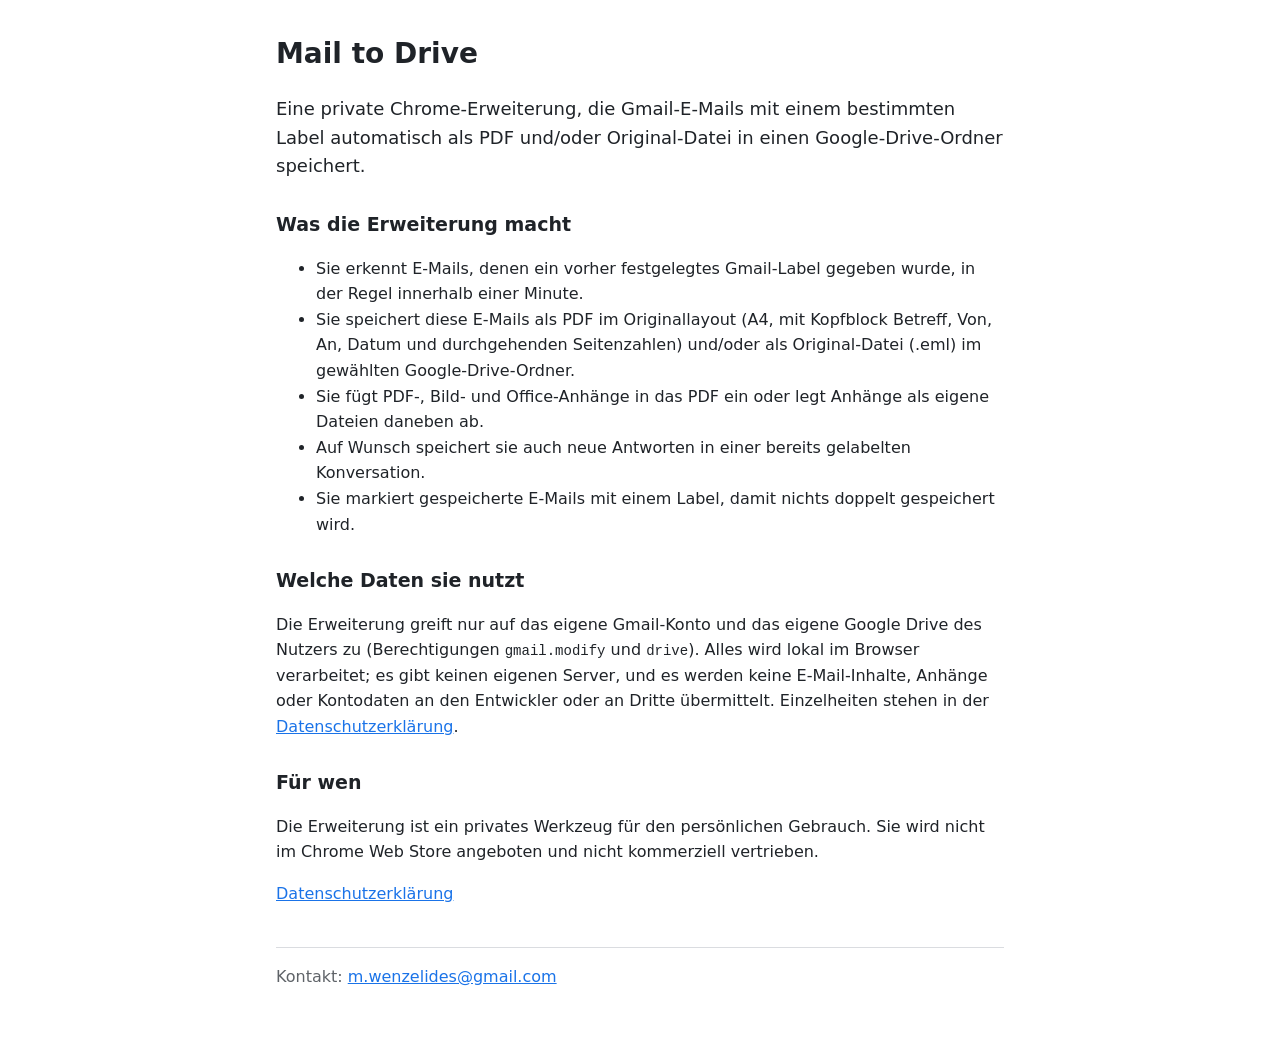
<file: index.html>
<!DOCTYPE html>
<html lang="de">
<head>
  <meta charset="utf-8">
  <meta name="viewport" content="width=device-width, initial-scale=1">
  <title>Mail to Drive</title>
  <link rel="stylesheet" href="style.css">
</head>
<body>
<main>
  <h1>Mail to Drive</h1>
  <p class="lead">Eine private Chrome-Erweiterung, die Gmail-E-Mails mit einem bestimmten Label automatisch als PDF und/oder Original-Datei in einen Google-Drive-Ordner speichert.</p>

  <h2>Was die Erweiterung macht</h2>
  <ul>
    <li>Sie erkennt E-Mails, denen ein vorher festgelegtes Gmail-Label gegeben wurde, in der Regel innerhalb einer Minute.</li>
    <li>Sie speichert diese E-Mails als PDF im Originallayout (A4, mit Kopfblock Betreff, Von, An, Datum und durchgehenden Seitenzahlen) und/oder als Original-Datei (.eml) im gewählten Google-Drive-Ordner.</li>
    <li>Sie fügt PDF-, Bild- und Office-Anhänge in das PDF ein oder legt Anhänge als eigene Dateien daneben ab.</li>
    <li>Auf Wunsch speichert sie auch neue Antworten in einer bereits gelabelten Konversation.</li>
    <li>Sie markiert gespeicherte E-Mails mit einem Label, damit nichts doppelt gespeichert wird.</li>
  </ul>

  <h2>Welche Daten sie nutzt</h2>
  <p>Die Erweiterung greift nur auf das eigene Gmail-Konto und das eigene Google Drive des Nutzers zu (Berechtigungen <code>gmail.modify</code> und <code>drive</code>). Alles wird lokal im Browser verarbeitet; es gibt keinen eigenen Server, und es werden keine E-Mail-Inhalte, Anhänge oder Kontodaten an den Entwickler oder an Dritte übermittelt. Einzelheiten stehen in der <a href="privacy.html">Datenschutzerklärung</a>.</p>

  <h2>Für wen</h2>
  <p>Die Erweiterung ist ein privates Werkzeug für den persönlichen Gebrauch. Sie wird nicht im Chrome Web Store angeboten und nicht kommerziell vertrieben.</p>

  <p><a href="privacy.html">Datenschutzerklärung</a></p>

  <footer>Kontakt: <a href="mailto:m.wenzelides@gmail.com">m.wenzelides@gmail.com</a></footer>
</main>
</body>
</html>
</file>
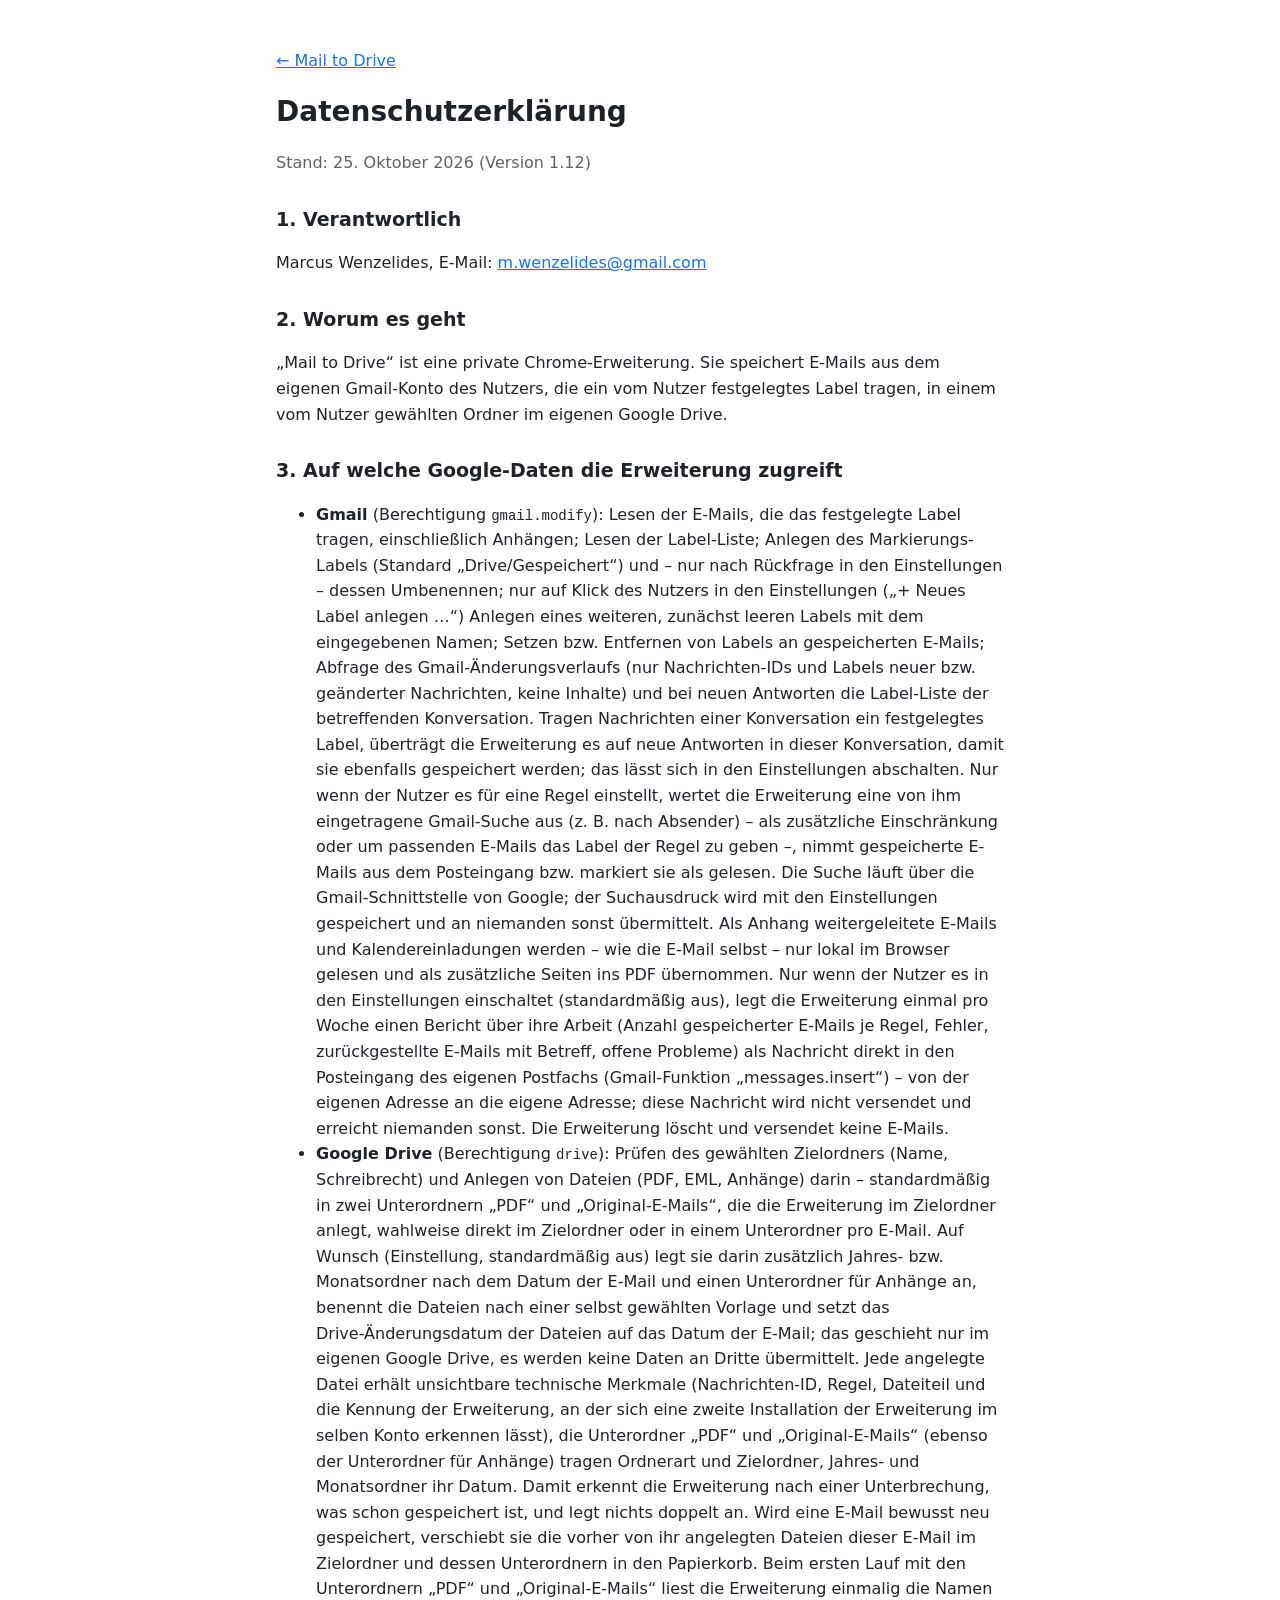
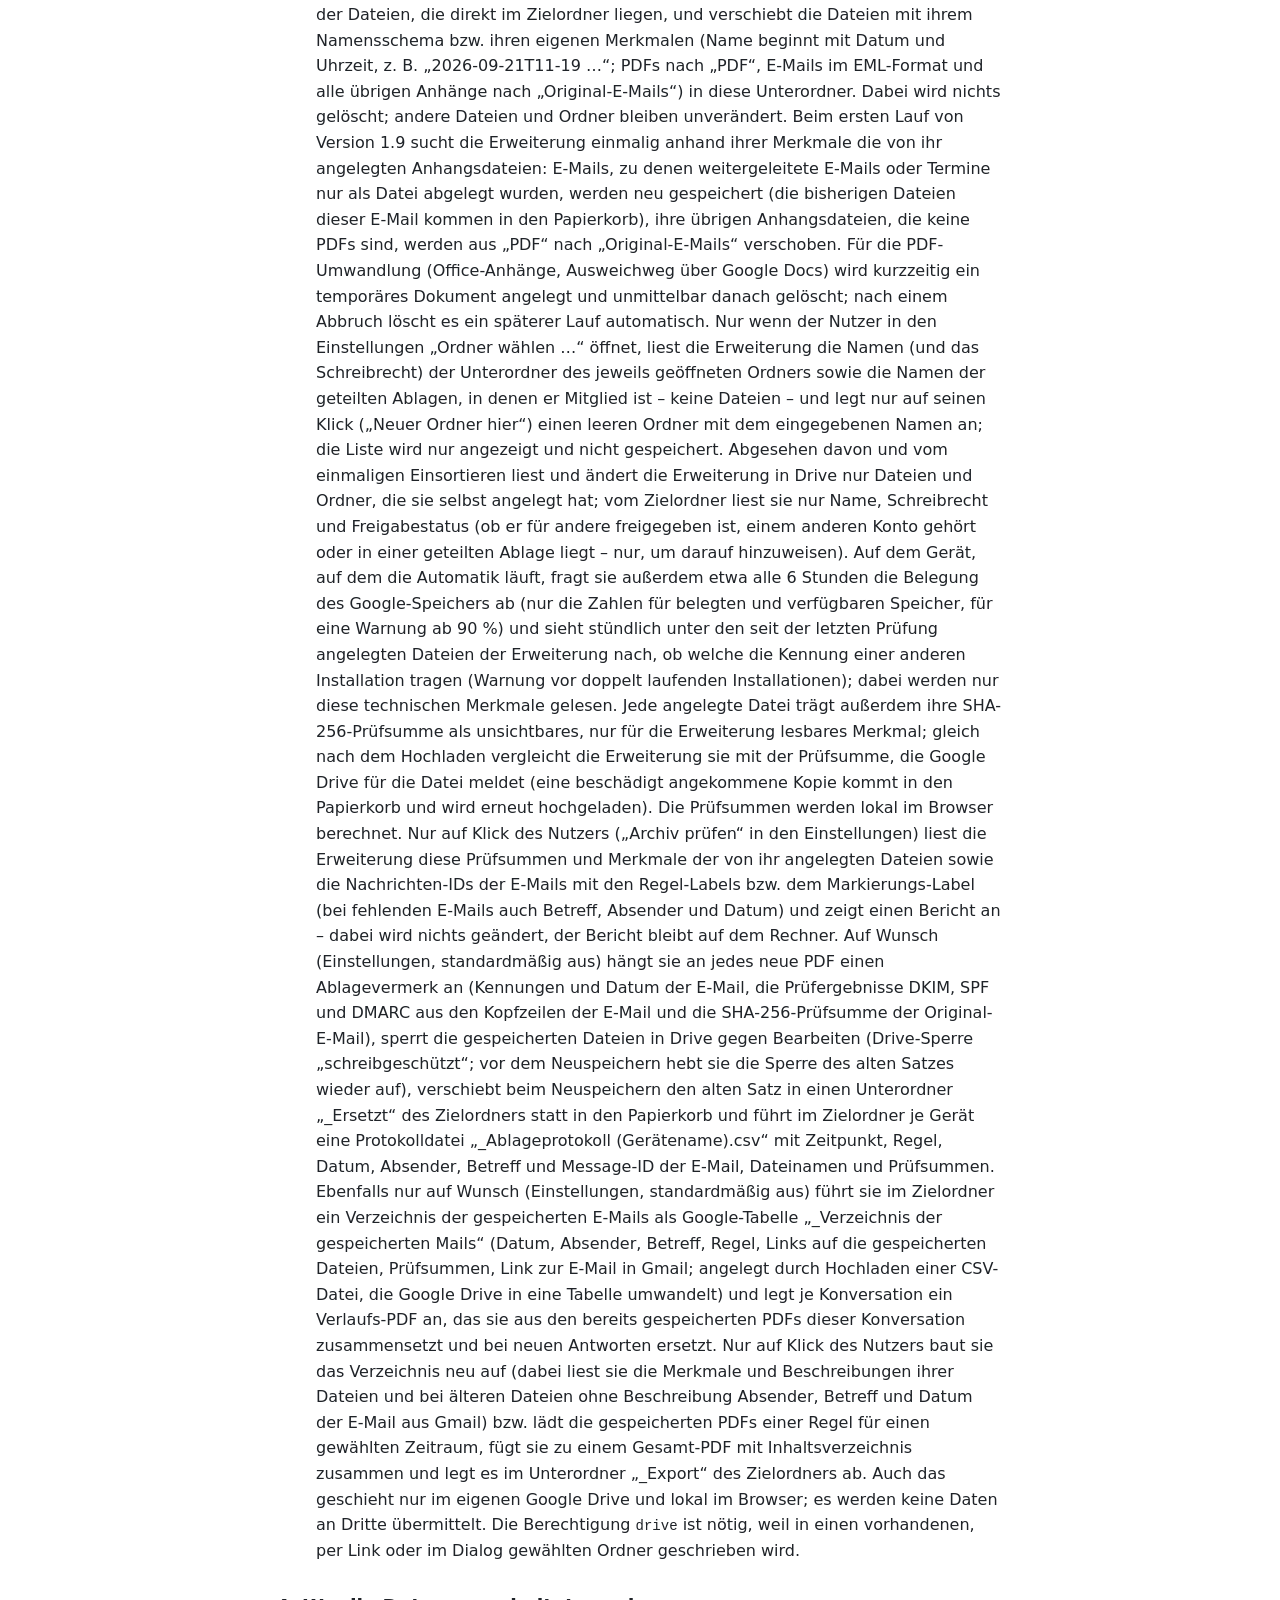
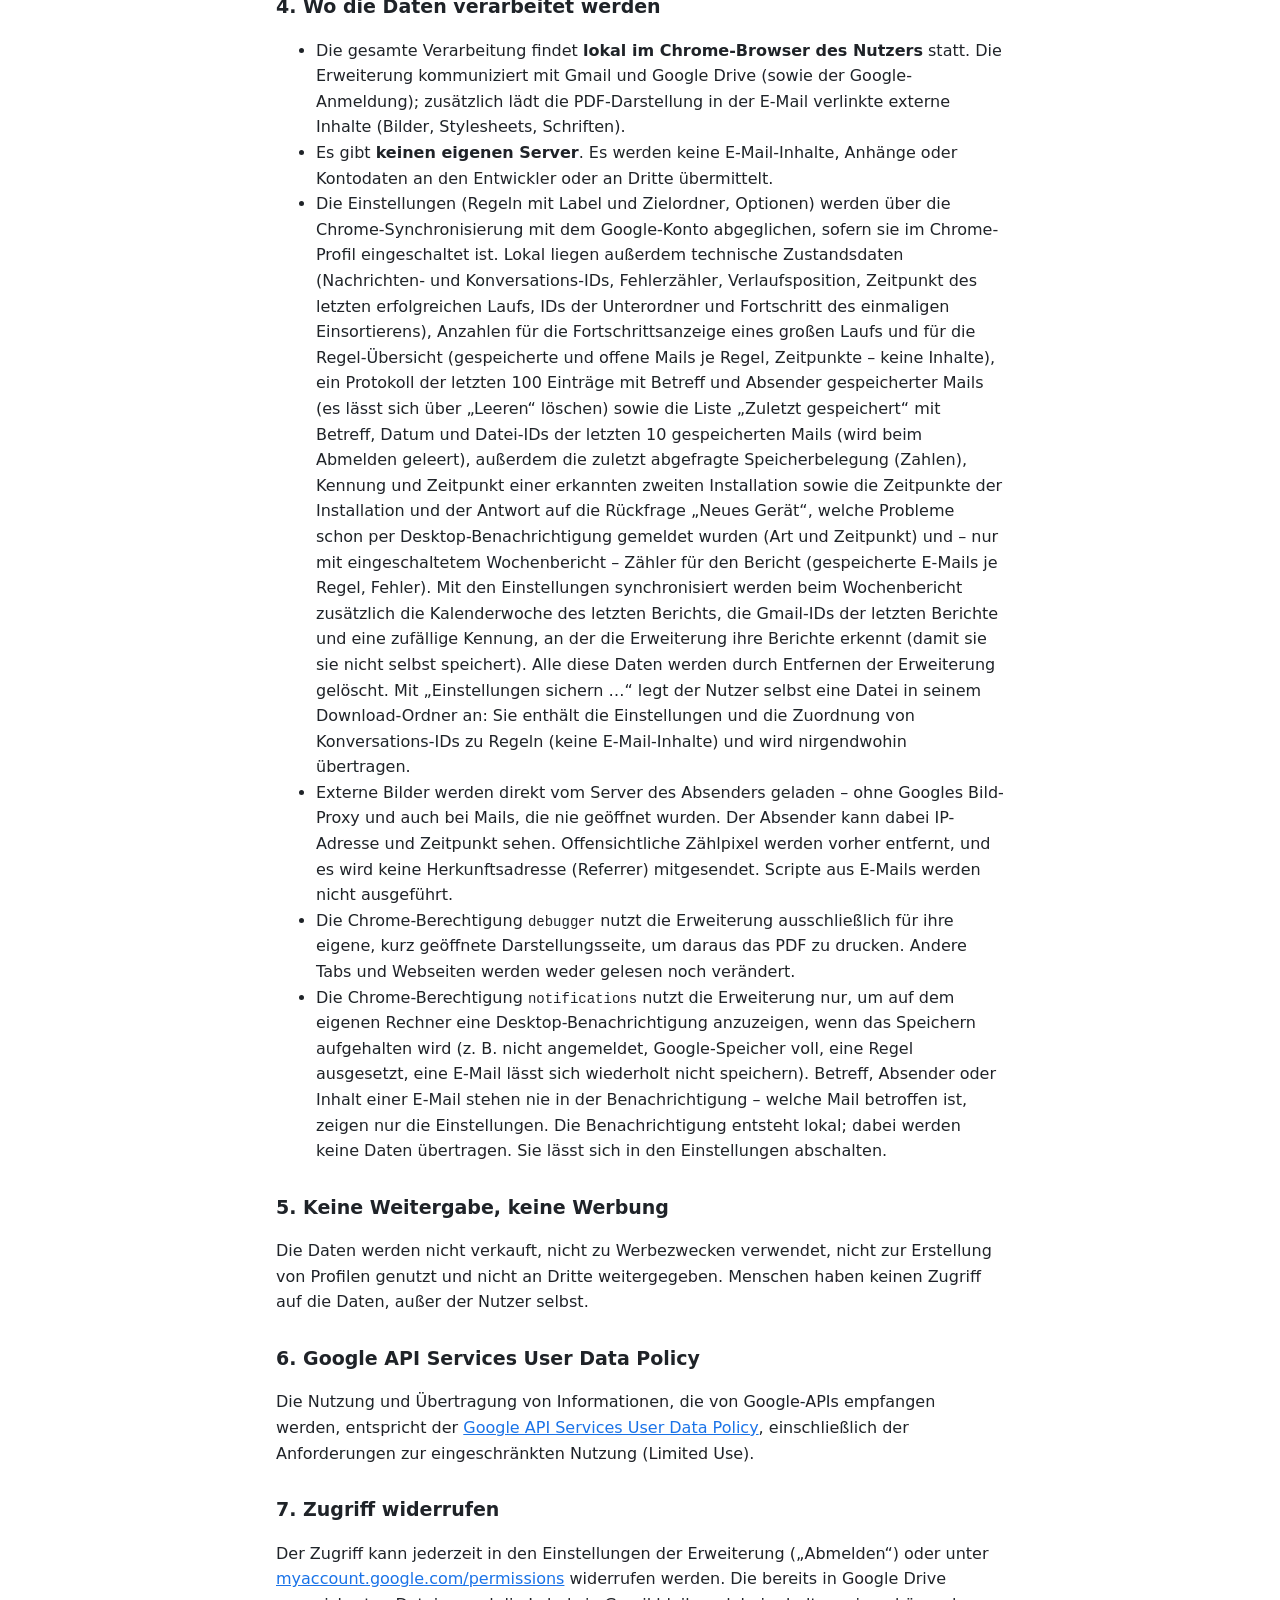
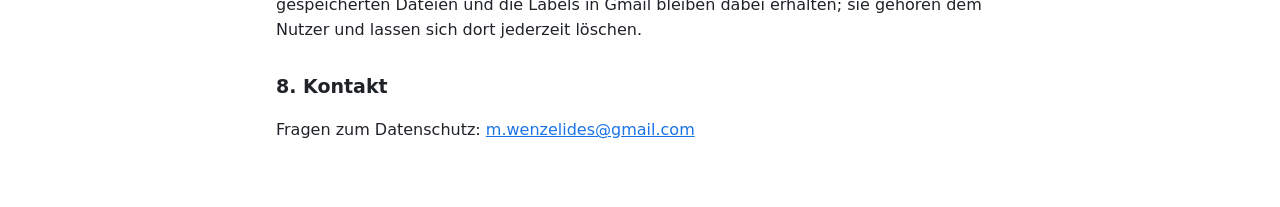
<file: privacy.html>
<!DOCTYPE html>
<html lang="de">
<head>
  <meta charset="utf-8">
  <meta name="viewport" content="width=device-width, initial-scale=1">
  <title>Datenschutzerklärung – Mail to Drive</title>
  <link rel="stylesheet" href="style.css">
</head>
<body>
<main>
  <p><a href="index.html">← Mail to Drive</a></p>
  <h1>Datenschutzerklärung</h1>
  <p class="muted">Stand: 25. Oktober 2026 (Version 1.12)</p>

  <h2>1. Verantwortlich</h2>
  <p>Marcus Wenzelides, E-Mail: <a href="mailto:m.wenzelides@gmail.com">m.wenzelides@gmail.com</a></p>

  <h2>2. Worum es geht</h2>
  <p>„Mail to Drive“ ist eine private Chrome-Erweiterung. Sie speichert E-Mails aus dem eigenen Gmail-Konto des Nutzers, die ein vom Nutzer festgelegtes Label tragen, in einem vom Nutzer gewählten Ordner im eigenen Google Drive.</p>

  <h2>3. Auf welche Google-Daten die Erweiterung zugreift</h2>
  <ul>
    <li><strong>Gmail</strong> (Berechtigung <code>gmail.modify</code>): Lesen der E-Mails, die das festgelegte Label tragen, einschließlich Anhängen; Lesen der Label-Liste; Anlegen des Markierungs-Labels (Standard „Drive/Gespeichert“) und – nur nach Rückfrage in den Einstellungen – dessen Umbenennen; nur auf Klick des Nutzers in den Einstellungen („+ Neues Label anlegen …“) Anlegen eines weiteren, zunächst leeren Labels mit dem eingegebenen Namen; Setzen bzw. Entfernen von Labels an gespeicherten E-Mails; Abfrage des Gmail-Änderungsverlaufs (nur Nachrichten-IDs und Labels neuer bzw. geänderter Nachrichten, keine Inhalte) und bei neuen Antworten die Label-Liste der betreffenden Konversation. Tragen Nachrichten einer Konversation ein festgelegtes Label, überträgt die Erweiterung es auf neue Antworten in dieser Konversation, damit sie ebenfalls gespeichert werden; das lässt sich in den Einstellungen abschalten. Nur wenn der Nutzer es für eine Regel einstellt, wertet die Erweiterung eine von ihm eingetragene Gmail-Suche aus (z. B. nach Absender) – als zusätzliche Einschränkung oder um passenden E-Mails das Label der Regel zu geben –, nimmt gespeicherte E-Mails aus dem Posteingang bzw. markiert sie als gelesen. Die Suche läuft über die Gmail-Schnittstelle von Google; der Suchausdruck wird mit den Einstellungen gespeichert und an niemanden sonst übermittelt. Als Anhang weitergeleitete E-Mails und Kalendereinladungen werden – wie die E-Mail selbst – nur lokal im Browser gelesen und als zusätzliche Seiten ins PDF übernommen. Nur wenn der Nutzer es in den Einstellungen einschaltet (standardmäßig aus), legt die Erweiterung einmal pro Woche einen Bericht über ihre Arbeit (Anzahl gespeicherter E-Mails je Regel, Fehler, zurückgestellte E-Mails mit Betreff, offene Probleme) als Nachricht direkt in den Posteingang des eigenen Postfachs (Gmail-Funktion „messages.insert“) – von der eigenen Adresse an die eigene Adresse; diese Nachricht wird nicht versendet und erreicht niemanden sonst. Die Erweiterung löscht und versendet keine E-Mails.</li>
    <li><strong>Google Drive</strong> (Berechtigung <code>drive</code>): Prüfen des gewählten Zielordners (Name, Schreibrecht) und Anlegen von Dateien (PDF, EML, Anhänge) darin – standardmäßig in zwei Unterordnern „PDF“ und „Original-E-Mails“, die die Erweiterung im Zielordner anlegt, wahlweise direkt im Zielordner oder in einem Unterordner pro E-Mail. Auf Wunsch (Einstellung, standardmäßig aus) legt sie darin zusätzlich Jahres- bzw. Monatsordner nach dem Datum der E-Mail und einen Unterordner für Anhänge an, benennt die Dateien nach einer selbst gewählten Vorlage und setzt das Drive-Änderungsdatum der Dateien auf das Datum der E-Mail; das geschieht nur im eigenen Google Drive, es werden keine Daten an Dritte übermittelt. Jede angelegte Datei erhält unsichtbare technische Merkmale (Nachrichten-ID, Regel, Dateiteil und die Kennung der Erweiterung, an der sich eine zweite Installation der Erweiterung im selben Konto erkennen lässt), die Unterordner „PDF“ und „Original-E-Mails“ (ebenso der Unterordner für Anhänge) tragen Ordnerart und Zielordner, Jahres- und Monatsordner ihr Datum. Damit erkennt die Erweiterung nach einer Unterbrechung, was schon gespeichert ist, und legt nichts doppelt an. Wird eine E-Mail bewusst neu gespeichert, verschiebt sie die vorher von ihr angelegten Dateien dieser E-Mail im Zielordner und dessen Unterordnern in den Papierkorb. Beim ersten Lauf mit den Unterordnern „PDF“ und „Original-E-Mails“ liest die Erweiterung einmalig die Namen der Dateien, die direkt im Zielordner liegen, und verschiebt die Dateien mit ihrem Namensschema bzw. ihren eigenen Merkmalen (Name beginnt mit Datum und Uhrzeit, z. B. „2026-09-21T11-19 …“; PDFs nach „PDF“, E-Mails im EML-Format und alle übrigen Anhänge nach „Original-E-Mails“) in diese Unterordner. Dabei wird nichts gelöscht; andere Dateien und Ordner bleiben unverändert. Beim ersten Lauf von Version 1.9 sucht die Erweiterung einmalig anhand ihrer Merkmale die von ihr angelegten Anhangsdateien: E-Mails, zu denen weitergeleitete E-Mails oder Termine nur als Datei abgelegt wurden, werden neu gespeichert (die bisherigen Dateien dieser E-Mail kommen in den Papierkorb), ihre übrigen Anhangsdateien, die keine PDFs sind, werden aus „PDF“ nach „Original-E-Mails“ verschoben. Für die PDF-Umwandlung (Office-Anhänge, Ausweichweg über Google Docs) wird kurzzeitig ein temporäres Dokument angelegt und unmittelbar danach gelöscht; nach einem Abbruch löscht es ein späterer Lauf automatisch. Nur wenn der Nutzer in den Einstellungen „Ordner wählen …“ öffnet, liest die Erweiterung die Namen (und das Schreibrecht) der Unterordner des jeweils geöffneten Ordners sowie die Namen der geteilten Ablagen, in denen er Mitglied ist – keine Dateien – und legt nur auf seinen Klick („Neuer Ordner hier“) einen leeren Ordner mit dem eingegebenen Namen an; die Liste wird nur angezeigt und nicht gespeichert. Abgesehen davon und vom einmaligen Einsortieren liest und ändert die Erweiterung in Drive nur Dateien und Ordner, die sie selbst angelegt hat; vom Zielordner liest sie nur Name, Schreibrecht und Freigabestatus (ob er für andere freigegeben ist, einem anderen Konto gehört oder in einer geteilten Ablage liegt – nur, um darauf hinzuweisen). Auf dem Gerät, auf dem die Automatik läuft, fragt sie außerdem etwa alle 6 Stunden die Belegung des Google-Speichers ab (nur die Zahlen für belegten und verfügbaren Speicher, für eine Warnung ab 90 %) und sieht stündlich unter den seit der letzten Prüfung angelegten Dateien der Erweiterung nach, ob welche die Kennung einer anderen Installation tragen (Warnung vor doppelt laufenden Installationen); dabei werden nur diese technischen Merkmale gelesen. Jede angelegte Datei trägt außerdem ihre SHA-256-Prüfsumme als unsichtbares, nur für die Erweiterung lesbares Merkmal; gleich nach dem Hochladen vergleicht die Erweiterung sie mit der Prüfsumme, die Google Drive für die Datei meldet (eine beschädigt angekommene Kopie kommt in den Papierkorb und wird erneut hochgeladen). Die Prüfsummen werden lokal im Browser berechnet. Nur auf Klick des Nutzers („Archiv prüfen“ in den Einstellungen) liest die Erweiterung diese Prüfsummen und Merkmale der von ihr angelegten Dateien sowie die Nachrichten-IDs der E-Mails mit den Regel-Labels bzw. dem Markierungs-Label (bei fehlenden E-Mails auch Betreff, Absender und Datum) und zeigt einen Bericht an – dabei wird nichts geändert, der Bericht bleibt auf dem Rechner. Auf Wunsch (Einstellungen, standardmäßig aus) hängt sie an jedes neue PDF einen Ablagevermerk an (Kennungen und Datum der E-Mail, die Prüfergebnisse DKIM, SPF und DMARC aus den Kopfzeilen der E-Mail und die SHA-256-Prüfsumme der Original-E-Mail), sperrt die gespeicherten Dateien in Drive gegen Bearbeiten (Drive-Sperre „schreibgeschützt“; vor dem Neuspeichern hebt sie die Sperre des alten Satzes wieder auf), verschiebt beim Neuspeichern den alten Satz in einen Unterordner „_Ersetzt“ des Zielordners statt in den Papierkorb und führt im Zielordner je Gerät eine Protokolldatei „_Ablageprotokoll (Gerätename).csv“ mit Zeitpunkt, Regel, Datum, Absender, Betreff und Message-ID der E-Mail, Dateinamen und Prüfsummen. Ebenfalls nur auf Wunsch (Einstellungen, standardmäßig aus) führt sie im Zielordner ein Verzeichnis der gespeicherten E-Mails als Google-Tabelle „_Verzeichnis der gespeicherten Mails“ (Datum, Absender, Betreff, Regel, Links auf die gespeicherten Dateien, Prüfsummen, Link zur E-Mail in Gmail; angelegt durch Hochladen einer CSV-Datei, die Google Drive in eine Tabelle umwandelt) und legt je Konversation ein Verlaufs-PDF an, das sie aus den bereits gespeicherten PDFs dieser Konversation zusammensetzt und bei neuen Antworten ersetzt. Nur auf Klick des Nutzers baut sie das Verzeichnis neu auf (dabei liest sie die Merkmale und Beschreibungen ihrer Dateien und bei älteren Dateien ohne Beschreibung Absender, Betreff und Datum der E-Mail aus Gmail) bzw. lädt die gespeicherten PDFs einer Regel für einen gewählten Zeitraum, fügt sie zu einem Gesamt-PDF mit Inhaltsverzeichnis zusammen und legt es im Unterordner „_Export“ des Zielordners ab. Auch das geschieht nur im eigenen Google Drive und lokal im Browser; es werden keine Daten an Dritte übermittelt. Die Berechtigung <code>drive</code> ist nötig, weil in einen vorhandenen, per Link oder im Dialog gewählten Ordner geschrieben wird.</li>
  </ul>

  <h2>4. Wo die Daten verarbeitet werden</h2>
  <ul>
    <li>Die gesamte Verarbeitung findet <strong>lokal im Chrome-Browser des Nutzers</strong> statt. Die Erweiterung kommuniziert mit Gmail und Google Drive (sowie der Google-Anmeldung); zusätzlich lädt die PDF-Darstellung in der E-Mail verlinkte externe Inhalte (Bilder, Stylesheets, Schriften).</li>
    <li>Es gibt <strong>keinen eigenen Server</strong>. Es werden keine E-Mail-Inhalte, Anhänge oder Kontodaten an den Entwickler oder an Dritte übermittelt.</li>
    <li>Die Einstellungen (Regeln mit Label und Zielordner, Optionen) werden über die Chrome-Synchronisierung mit dem Google-Konto abgeglichen, sofern sie im Chrome-Profil eingeschaltet ist. Lokal liegen außerdem technische Zustandsdaten (Nachrichten- und Konversations-IDs, Fehlerzähler, Verlaufsposition, Zeitpunkt des letzten erfolgreichen Laufs, IDs der Unterordner und Fortschritt des einmaligen Einsortierens), Anzahlen für die Fortschrittsanzeige eines großen Laufs und für die Regel-Übersicht (gespeicherte und offene Mails je Regel, Zeitpunkte – keine Inhalte), ein Protokoll der letzten 100 Einträge mit Betreff und Absender gespeicherter Mails (es lässt sich über „Leeren“ löschen) sowie die Liste „Zuletzt gespeichert“ mit Betreff, Datum und Datei-IDs der letzten 10 gespeicherten Mails (wird beim Abmelden geleert), außerdem die zuletzt abgefragte Speicherbelegung (Zahlen), Kennung und Zeitpunkt einer erkannten zweiten Installation sowie die Zeitpunkte der Installation und der Antwort auf die Rückfrage „Neues Gerät“, welche Probleme schon per Desktop-Benachrichtigung gemeldet wurden (Art und Zeitpunkt) und – nur mit eingeschaltetem Wochenbericht – Zähler für den Bericht (gespeicherte E-Mails je Regel, Fehler). Mit den Einstellungen synchronisiert werden beim Wochenbericht zusätzlich die Kalenderwoche des letzten Berichts, die Gmail-IDs der letzten Berichte und eine zufällige Kennung, an der die Erweiterung ihre Berichte erkennt (damit sie sie nicht selbst speichert). Alle diese Daten werden durch Entfernen der Erweiterung gelöscht. Mit „Einstellungen sichern …“ legt der Nutzer selbst eine Datei in seinem Download-Ordner an: Sie enthält die Einstellungen und die Zuordnung von Konversations-IDs zu Regeln (keine E-Mail-Inhalte) und wird nirgendwohin übertragen.</li>
    <li>Externe Bilder werden direkt vom Server des Absenders geladen – ohne Googles Bild-Proxy und auch bei Mails, die nie geöffnet wurden. Der Absender kann dabei IP-Adresse und Zeitpunkt sehen. Offensichtliche Zählpixel werden vorher entfernt, und es wird keine Herkunftsadresse (Referrer) mitgesendet. Scripte aus E-Mails werden nicht ausgeführt.</li>
    <li>Die Chrome-Berechtigung <code>debugger</code> nutzt die Erweiterung ausschließlich für ihre eigene, kurz geöffnete Darstellungsseite, um daraus das PDF zu drucken. Andere Tabs und Webseiten werden weder gelesen noch verändert.</li>
    <li>Die Chrome-Berechtigung <code>notifications</code> nutzt die Erweiterung nur, um auf dem eigenen Rechner eine Desktop-Benachrichtigung anzuzeigen, wenn das Speichern aufgehalten wird (z. B. nicht angemeldet, Google-Speicher voll, eine Regel ausgesetzt, eine E-Mail lässt sich wiederholt nicht speichern). Betreff, Absender oder Inhalt einer E-Mail stehen nie in der Benachrichtigung – welche Mail betroffen ist, zeigen nur die Einstellungen. Die Benachrichtigung entsteht lokal; dabei werden keine Daten übertragen. Sie lässt sich in den Einstellungen abschalten.</li>
  </ul>

  <h2>5. Keine Weitergabe, keine Werbung</h2>
  <p>Die Daten werden nicht verkauft, nicht zu Werbezwecken verwendet, nicht zur Erstellung von Profilen genutzt und nicht an Dritte weitergegeben. Menschen haben keinen Zugriff auf die Daten, außer der Nutzer selbst.</p>

  <h2>6. Google API Services User Data Policy</h2>
  <p>Die Nutzung und Übertragung von Informationen, die von Google-APIs empfangen werden, entspricht der <a href="https://developers.google.com/terms/api-services-user-data-policy">Google API Services User Data Policy</a>, einschließlich der Anforderungen zur eingeschränkten Nutzung (Limited Use).</p>

  <h2>7. Zugriff widerrufen</h2>
  <p>Der Zugriff kann jederzeit in den Einstellungen der Erweiterung („Abmelden“) oder unter <a href="https://myaccount.google.com/permissions">myaccount.google.com/permissions</a> widerrufen werden. Die bereits in Google Drive gespeicherten Dateien und die Labels in Gmail bleiben dabei erhalten; sie gehören dem Nutzer und lassen sich dort jederzeit löschen.</p>

  <h2>8. Kontakt</h2>
  <p>Fragen zum Datenschutz: <a href="mailto:m.wenzelides@gmail.com">m.wenzelides@gmail.com</a></p>
</main>
</body>
</html>
</file>
<file: style.css>
:root { --bg: #ffffff; --text: #1f2328; --muted: #5f6368; --accent: #1a73e8; --border: #dadce0; }
@media (prefers-color-scheme: dark) {
  :root { --bg: #1f1f1f; --text: #e8eaed; --muted: #9aa0a6; --accent: #8ab4f8; --border: #3c4043; }
}
* { box-sizing: border-box; }
body { margin: 0; background: var(--bg); color: var(--text); font: 16px/1.6 system-ui, -apple-system, "Segoe UI", Roboto, sans-serif; }
main { max-width: 760px; margin: 0 auto; padding: 32px 16px 48px; }
h1 { font-size: 28px; margin: 0 0 8px; }
h2 { font-size: 19px; margin: 28px 0 8px; }
a { color: var(--accent); }
.lead { font-size: 18px; }
.muted { color: var(--muted); }
code { font-size: 14px; }
footer { margin-top: 40px; padding-top: 16px; border-top: 1px solid var(--border); color: var(--muted); }
</file>
